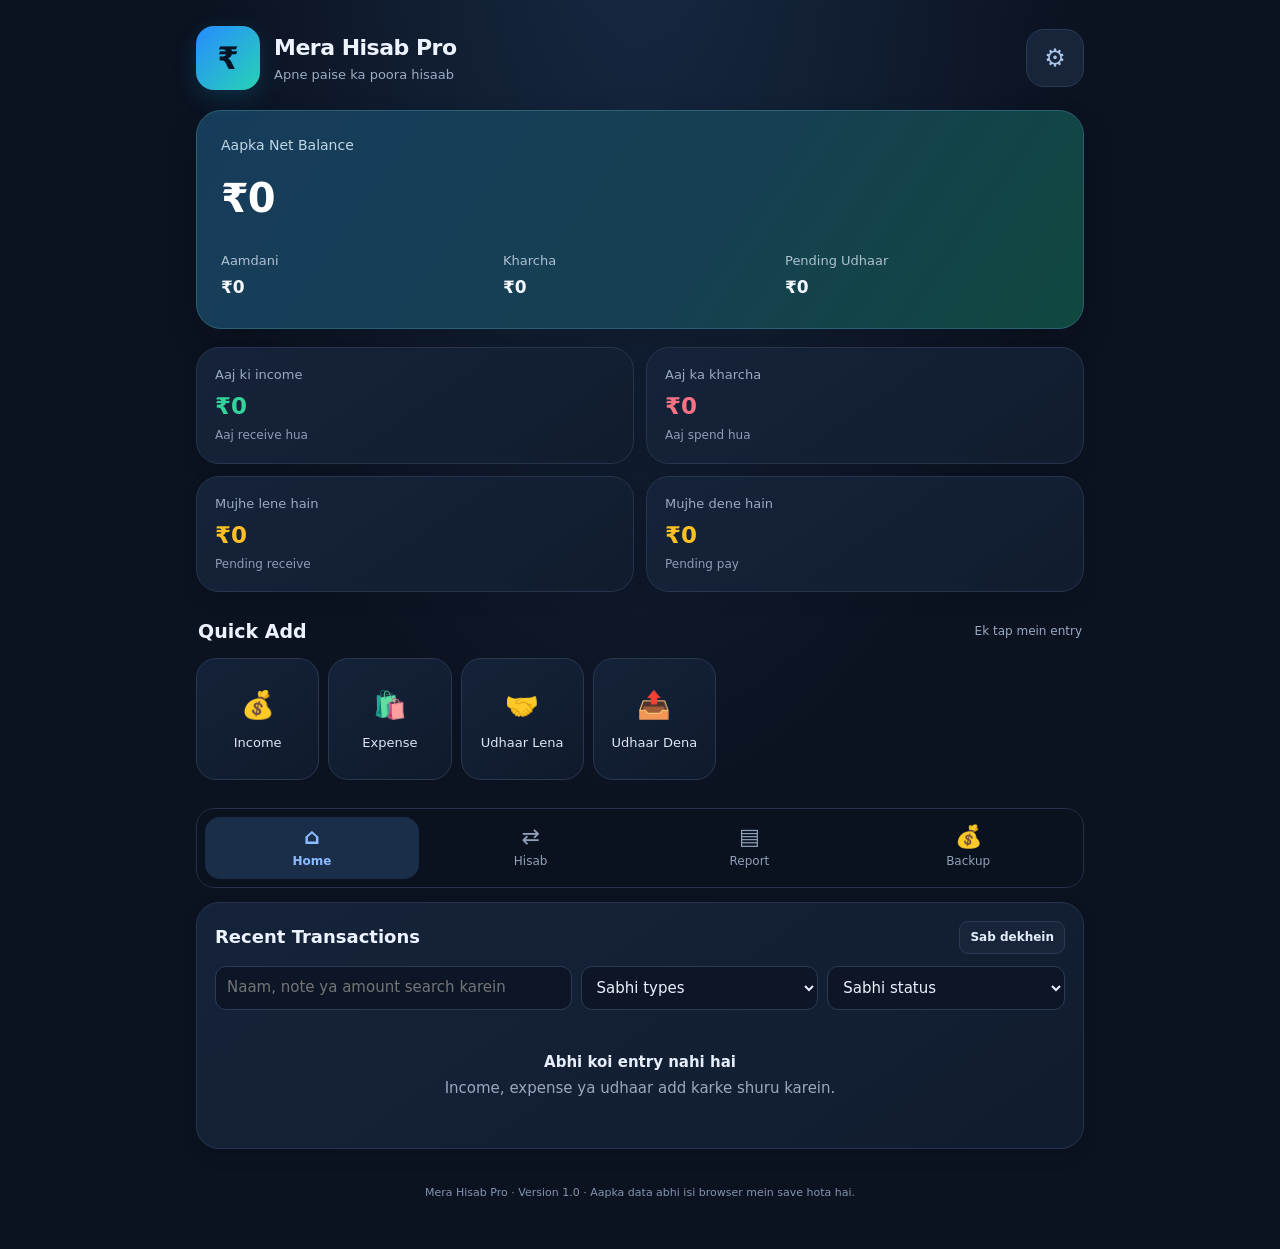
<file: index.html>
<!doctype html>
<html lang="hi">
<head>
<meta charset="utf-8"><meta name="viewport" content="width=device-width, initial-scale=1">
<meta name="theme-color" content="#0b1220"><title>Mera Hisab Pro</title>
<style>
:root{--bg:#f3f6f8;--card:#fff;--ink:#14212b;--muted:#64748b;--line:#e2e8f0;--brand:#0f766e;--brand2:#115e59;--red:#dc2626;--green:#15803d;--amber:#b45309}
*{box-sizing:border-box}body{margin:0;background:var(--bg);color:var(--ink);font:15px/1.45 system-ui,-apple-system,Segoe UI,Roboto,Arial,sans-serif}button,input,select,textarea{font:inherit}button{cursor:pointer}.app{max-width:1080px;margin:auto;padding:16px}.top{display:flex;align-items:center;justify-content:space-between;gap:12px;margin:6px 0 18px}.brand{display:flex;gap:11px;align-items:center}.logo{width:44px;height:44px;border-radius:14px;background:var(--brand);color:white;display:grid;place-items:center;font-size:23px;font-weight:800}.brand h1{font-size:21px;margin:0}.brand p{margin:2px 0 0;color:var(--muted);font-size:12px}.pill{font-size:12px;border:1px solid var(--line);background:white;padding:7px 10px;border-radius:999px;color:var(--muted)}.hero{background:linear-gradient(125deg,#115e59,#0f766e 55%,#14b8a6);color:white;border-radius:22px;padding:22px;margin-bottom:16px;box-shadow:0 10px 24px #0f766e20}.hero small{opacity:.85}.hero .total{font-size:32px;font-weight:800;margin:4px 0 14px;letter-spacing:-.7px}.hero-grid{display:grid;grid-template-columns:repeat(3,1fr);gap:10px}.hero-stat{background:#ffffff19;border:1px solid #ffffff26;border-radius:14px;padding:11px}.hero-stat span{font-size:12px;opacity:.88;display:block}.hero-stat b{display:block;font-size:16px;margin-top:4px}.grid{display:grid;grid-template-columns:repeat(4,1fr);gap:12px;margin-bottom:16px}.stat,.panel{background:var(--card);border:1px solid var(--line);border-radius:18px;padding:16px}.stat .label{color:var(--muted);font-size:12px}.stat .value{font-size:21px;font-weight:750;margin-top:5px;overflow-wrap:anywhere}.stat .sub{font-size:12px;color:var(--muted);margin-top:4px}.income{color:var(--green)}.expense{color:var(--red)}.due{color:var(--amber)}.actions{display:flex;flex-wrap:wrap;gap:8px;margin:0 0 16px}.btn{border:0;border-radius:12px;padding:11px 14px;font-weight:650;background:var(--brand);color:white}.btn:hover{background:var(--brand2)}.btn.secondary{background:#e6f4f1;color:#115e59}.btn.light{background:white;color:var(--ink);border:1px solid var(--line)}.btn.danger{background:#fee2e2;color:#991b1b}.btn.small{padding:7px 10px;font-size:12px;border-radius:9px}.section-title{display:flex;justify-content:space-between;align-items:center;gap:10px;margin:0 0 12px}.section-title h2{font-size:17px;margin:0}.tabs{display:flex;gap:6px;overflow:auto;margin-bottom:14px;padding-bottom:2px}.tab{white-space:nowrap;border:1px solid var(--line);background:white;color:var(--muted);border-radius:999px;padding:8px 13px}.tab.active{background:#d9f3ee;color:#115e59;border-color:#a7e1d6;font-weight:700}.filters{display:grid;grid-template-columns:1.5fr 1fr 1fr;gap:9px;margin-bottom:12px}.field{display:flex;flex-direction:column;gap:5px;margin-bottom:12px}.field label{font-size:12px;color:var(--muted);font-weight:650}.field input,.field select,.field textarea,.filters input,.filters select{width:100%;min-width:0;border:1px solid #cbd5e1;border-radius:11px;padding:10px 11px;background:white;color:var(--ink);outline:none}.field input:focus,.field select:focus,.field textarea:focus,.filters input:focus,.filters select:focus{border-color:var(--brand);box-shadow:0 0 0 3px #0f766e18}.form-grid{display:grid;grid-template-columns:1fr 1fr;gap:0 12px}.full{grid-column:1/-1}.list{display:flex;flex-direction:column;gap:9px}.tx{display:flex;align-items:center;gap:12px;padding:13px;border:1px solid var(--line);border-radius:14px;background:white}.tx-icon{width:42px;height:42px;border-radius:13px;display:grid;place-items:center;background:#e6f4f1;font-size:20px;flex-shrink:0}.tx-main{min-width:0;flex:1}.tx-title{font-weight:700;overflow-wrap:anywhere}.tx-meta{font-size:12px;color:var(--muted);margin-top:3px;overflow-wrap:anywhere}.tx-right{text-align:right;flex-shrink:0}.tx-amount{font-weight:800;font-size:15px}.badge{display:inline-block;font-size:11px;padding:3px 7px;border-radius:999px;margin-top:4px}.badge.pending{background:#fef3c7;color:#92400e}.badge.paid{background:#dcfce7;color:#166534}.empty{text-align:center;padding:30px 12px;color:var(--muted)}.empty b{display:block;color:var(--ink);margin-bottom:5px}.bottom-actions{display:flex;gap:6px;flex-wrap:wrap;justify-content:flex-end;margin-top:8px}.muted{color:var(--muted)}.customer-list{display:grid;grid-template-columns:repeat(2,1fr);gap:10px}.customer{border:1px solid var(--line);border-radius:14px;padding:14px;background:white}.customer h3{margin:0 0 4px;font-size:15px}.customer .amount{font-size:18px;font-weight:800}.notice{background:#fff7ed;border:1px solid #fed7aa;color:#9a3412;padding:12px;border-radius:12px;font-size:13px;margin-bottom:14px}.foot{text-align:center;color:var(--muted);font-size:11px;padding:20px 8px}.modal{position:fixed;inset:0;background:#0f172a88;display:none;align-items:flex-end;justify-content:center;padding:0;z-index:10}.modal.show{display:flex}.modal-box{width:min(620px,100%);max-height:92vh;overflow:auto;background:white;border-radius:22px 22px 0 0;padding:20px 18px 26px;box-shadow:0 -10px 40px #0002}.modal-head{display:flex;align-items:center;justify-content:space-between;margin-bottom:16px}.modal-head h2{font-size:19px;margin:0}.close{border:0;background:#f1f5f9;border-radius:50%;width:36px;height:36px;font-size:20px}.hide{display:none!important}.toast{position:fixed;left:50%;bottom:20px;transform:translateX(-50%);background:#14212b;color:white;border-radius:12px;padding:11px 16px;z-index:30;display:none;max-width:90%;box-shadow:0 8px 25px #0003}.toast.show{display:block}.backup-row{display:flex;flex-wrap:wrap;gap:8px}.summary-row{display:flex;justify-content:space-between;gap:10px;padding:10px 0;border-bottom:1px solid var(--line)}@media(min-width:700px){.modal{align-items:center;padding:18px}.modal-box{border-radius:22px;padding:22px}.app{padding:24px}.hero{padding:26px}.tx{padding:14px}}@media(max-width:650px){.grid{grid-template-columns:repeat(2,1fr);gap:9px}.stat{padding:13px}.stat .value{font-size:19px}.hero-grid{grid-template-columns:1fr 1fr}.hero-grid .hero-stat:last-child{grid-column:1/-1}.filters{grid-template-columns:1fr 1fr}.filters input{grid-column:1/-1}.customer-list{grid-template-columns:1fr}.top{align-items:flex-start}.pill{max-width:130px;text-align:center}.tx{align-items:flex-start}.tx-icon{width:36px;height:36px}.tx-right{max-width:115px}.tx-amount{font-size:14px}}@media print{body{background:white}.actions,.tabs,.filters,.bottom-actions,.pill,.foot,.btn{display:none!important}.app{max-width:none;padding:0}.panel,.stat,.hero{box-shadow:none;break-inside:avoid}}

/* Premium dark dashboard inspired by the requested reference */
:root{--bg:#0b1220;--card:#111d31;--ink:#edf4ff;--muted:#94a3b8;--line:#24324a;--brand:#2488ff;--brand2:#1268c7;--red:#fb7185;--green:#34d399;--amber:#fbbf24}
body{background:radial-gradient(ellipse at 50% -10%,#172943 0,#0b1220 50%);color:var(--ink);padding-bottom:94px}
.app{max-width:560px;padding:18px 16px 28px}
.top{margin:8px 0 20px;align-items:center}.brand{gap:14px}.logo{width:64px;height:64px;border-radius:18px;background:linear-gradient(135deg,#278cff,#27d3b5);color:#071322;font-size:31px;box-shadow:0 8px 24px #159bd733}.brand h1{font-size:22px;font-weight:800;letter-spacing:-.5px}.brand p{font-size:13px;color:#9aabc4}.settings-btn{width:58px;height:58px;border:1px solid #293a56;background:#17243a;color:#a9c4e9;border-radius:18px;font-size:24px}
.pill{background:#152238;border-color:#2a3b56;color:#a7b6ca}.hero{background:linear-gradient(125deg,#173c5b,#164052 58%,#10483f);border:1px solid #2b6072;border-radius:25px;padding:24px;margin-bottom:18px;box-shadow:0 15px 34px #0002}.hero small{font-size:14px;color:#c0d8e8;opacity:1}.hero .total{font-size:40px;margin:12px 0 20px;letter-spacing:-1px}.hero-grid{gap:8px}.hero-stat{background:transparent;border:0;padding:5px 0}.hero-stat span{font-size:13px;color:#c2d3e3}.hero-stat b{font-size:17px;color:#f5f8ff}
.grid{grid-template-columns:repeat(2,minmax(0,1fr));gap:12px;margin-bottom:26px}.stat,.panel{background:linear-gradient(145deg,#15233a,#111c2e);border:1px solid #26354d;border-radius:23px;box-shadow:0 8px 20px #0001}.stat{padding:18px}.stat .label{font-size:13px;color:#9aaac1}.stat .value{font-size:23px}.stat .sub{font-size:12px;color:#8e9db3}.income{color:#34d399}.expense{color:#fb7185}.due{color:#fbbf24}
.quick-head{display:flex;align-items:center;justify-content:space-between;margin:0 2px 12px}.quick-head h2{font-size:19px;margin:0}.quick-head span{font-size:12px;color:#9aaac1}.actions.quick-actions{display:grid;grid-template-columns:repeat(4,minmax(0,1fr));gap:9px;margin-bottom:28px}.quick-btn{min-width:0;min-height:122px;border:1px solid #293850;border-radius:20px;background:linear-gradient(145deg,#142239,#101a2c);color:#dce6f6;display:flex;flex-direction:column;align-items:center;justify-content:center;gap:10px;padding:12px 5px;font-size:13px}.quick-btn span{font-size:27px}.quick-btn:active{transform:scale(.98);border-color:#3d77ad}
.tabs{position:fixed;z-index:8;left:0;right:0;bottom:0;margin:0;padding:10px max(12px,env(safe-area-inset-left)) calc(10px + env(safe-area-inset-bottom));background:#0b1220f5;border-top:1px solid #253149;display:grid;grid-template-columns:repeat(4,1fr);gap:5px;backdrop-filter:blur(14px)}.tab{border:0;background:transparent;color:#91a1b9;border-radius:15px;padding:8px 3px;font-size:12px;display:flex;flex-direction:column;align-items:center;gap:4px}.tab span{font-size:22px;line-height:1.1}.tab.active{background:#1a2d49;color:#8dbbff;border:0;font-weight:700}
.panel{padding:18px;margin-bottom:16px}.section-title h2{font-size:18px}.btn{background:#1e7de0;color:white}.btn:hover{background:#1768bd}.btn.secondary{background:#153e47;color:#83e4d3}.btn.light{background:#17243a;color:#e4edfb;border-color:#2c3b55}.filters input,.filters select,.field input,.field select,.field textarea{background:#0c1627;color:#eaf1fc;border-color:#2b3b55}.field label{color:#a7b7ce}.tx{background:#142239;border-color:#293850}.tx-icon{background:#1d334b}.tx-meta{color:#9baec6}.badge.pending{background:#493a20;color:#fbd38d}.badge.paid{background:#123d33;color:#7ce9bf}.empty{color:#99a9c0}.empty b{color:#e6eefb}.customer{background:#142239;border-color:#293850}.modal-box{background:#111d31;color:#edf4ff}.close{background:#24334a;color:#f1f5f9}.notice{background:#38291c;border-color:#62442b;color:#f9c995}.summary-row{border-color:#293850}.foot{color:#8496b1}.toast{background:#e4edfb;color:#0b1220}
@media(max-width:390px){.app{padding-left:12px;padding-right:12px}.brand h1{font-size:19px}.logo{width:56px;height:56px}.hero{padding:20px}.hero .total{font-size:36px}.stat{padding:14px}.stat .value{font-size:20px}.actions.quick-actions{gap:6px}.quick-btn{font-size:11px;min-height:112px}.quick-btn span{font-size:24px}}
@media(min-width:700px){body{padding-bottom:0}.app{max-width:920px}.tabs{position:static;border:1px solid #253149;border-radius:18px;margin-bottom:14px;padding:8px;display:flex}.tab{flex:1}.actions.quick-actions{max-width:520px}}
@media print{body{background:white;color:black;padding-bottom:0}.tabs{display:none!important}.stat,.panel,.tx,.customer{background:white;color:black}}

</style>
</head>
<body>
<div class="app">
<header class="top"><div class="brand"><div class="logo">₹</div><div><h1>Mera Hisab Pro</h1><p>Apne paise ka poora hisaab</p></div></div><button class="settings-btn" onclick="setTab('backup')" aria-label="Settings">⚙</button><span class="hide" id="todayPill">Aaj ka hisaab</span></header>
<section class="hero"><small>Aapka Net Balance</small><div class="total" id="balance">₹0.00</div><div class="hero-grid"><div class="hero-stat"><span>Aamdani</span><b id="heroIncome">₹0.00</b></div><div class="hero-stat"><span>Kharcha</span><b id="heroExpense">₹0.00</b></div><div class="hero-stat"><span>Pending Udhaar</span><b id="heroDue">₹0.00</b></div></div></section>
<section class="grid">
<div class="stat"><div class="label">Aaj ki income</div><div class="value income" id="todayIncome">₹0</div><div class="sub">Aaj receive hua</div></div>
<div class="stat"><div class="label">Aaj ka kharcha</div><div class="value expense" id="todayExpense">₹0</div><div class="sub">Aaj spend hua</div></div>
<div class="stat"><div class="label">Mujhe lene hain</div><div class="value due" id="receivable">₹0</div><div class="sub">Pending receive</div></div>
<div class="stat"><div class="label">Mujhe dene hain</div><div class="value due" id="payable">₹0</div><div class="sub">Pending pay</div></div>
</section>
<div class="quick-head"><h2>Quick Add</h2><span>Ek tap mein entry</span></div><div class="actions quick-actions"><button class="quick-btn" onclick="openForm('income')"><span>💰</span>Income</button><button class="quick-btn" onclick="openForm('expense')"><span>🛍️</span>Expense</button><button class="quick-btn" onclick="openForm('receive')"><span>🤝</span>Udhaar Lena</button><button class="quick-btn" onclick="openForm('pay')"><span>📤</span>Udhaar Dena</button></div>
<div class="tabs"><button class="tab active" data-tab="transactions" onclick="setTab('transactions')"><span>⌂</span>Home</button><button class="tab" data-tab="customers" onclick="setTab('customers')"><span>⇄</span>Hisab</button><button class="tab" data-tab="reports" onclick="setTab('reports')"><span>▤</span>Report</button><button class="tab" data-tab="backup" onclick="setTab('backup')"><span>💰</span>Backup</button></div>
<section id="transactionsView" class="panel"><div class="section-title"><h2>Recent Transactions</h2><button class="btn small light" onclick="openForm('income')">Sab dekhein</button></div><div class="filters"><input id="search" placeholder="Naam, note ya amount search karein" oninput="renderTransactions()"><select id="typeFilter" onchange="renderTransactions()"><option value="all">Sabhi types</option><option value="income">Income</option><option value="expense">Expense</option><option value="receive">Udhaar lena</option><option value="pay">Udhaar dena</option></select><select id="statusFilter" onchange="renderTransactions()"><option value="all">Sabhi status</option><option value="pending">Pending</option><option value="paid">Paid</option></select></div><div id="txList" class="list"></div></section>
<section id="customersView" class="panel hide"><div class="section-title"><h2>Customer-wise hisaab</h2><button class="btn small" onclick="openForm('receive')">＋ Entry</button></div><p class="muted" style="font-size:13px;margin-top:0">Customer ke naam par tap karke uska poora hisaab dekhein.</p><div id="customerList" class="customer-list"></div></section>
<section id="reportsView" class="panel hide"><div class="section-title"><h2>Reports</h2><button class="btn small light" onclick="if(window.AndroidApp){window.AndroidApp.printPage()}else{window.print()}">Print / PDF</button></div><div id="reportContent"></div></section>
<section id="backupView" class="panel hide"><div class="section-title"><h2>Backup & restore</h2></div><div class="notice">Abhi data isi device par save hota hai. Phone/browser ka data clear karne se pehle backup download kar lein. Google cloud sync abhi connected nahi hai.</div><div class="backup-row"><button class="btn" onclick="exportJSON()">Download backup (JSON)</button><button class="btn secondary" onclick="exportCSV()">Export Excel/CSV</button><button class="btn light" onclick="document.getElementById('restoreFile').click()">Restore backup</button><input id="restoreFile" class="hide" type="file" accept=".json,application/json" onchange="restoreJSON(event)"></div><div class="summary-row"><span>Saved entries</span><b id="entryCount">0</b></div><div class="summary-row"><span>Storage</span><b>Is device par</b></div></section>
<div class="foot">Mera Hisab Pro · Version 1.0 · Aapka data abhi isi browser mein save hota hai.</div>
</div>
<div id="modal" class="modal" onclick="if(event.target===this)closeForm()"><div class="modal-box"><div class="modal-head"><h2 id="formTitle">New entry</h2><button class="close" onclick="closeForm()">×</button></div><form id="entryForm" onsubmit="saveEntry(event)"><input type="hidden" id="entryId"><div class="field"><label>Entry type</label><select id="fType" required onchange="updateFormLabels()"><option value="income">Income</option><option value="expense">Expense</option><option value="receive">Udhaar lena (mujhe milna hai)</option><option value="pay">Udhaar dena (mujhe dena hai)</option></select></div><div class="form-grid"><div class="field"><label id="nameLabel">Naam / customer</label><input id="fName" placeholder="Jaise: Rahul" maxlength="100"></div><div class="field"><label>Amount (₹)</label><input id="fAmount" type="number" min="0.01" step="0.01" placeholder="0.00" required></div><div class="field"><label>Date</label><input id="fDate" type="date" required></div><div class="field" id="dueWrap"><label>Due date (optional)</label><input id="fDue" type="date"></div><div class="field full"><label>Note / details</label><textarea id="fNote" rows="2" placeholder="Kis cheez ka hisaab?" maxlength="500"></textarea></div><div class="field full" id="statusWrap"><label>Payment status</label><select id="fStatus"><option value="pending">Pending</option><option value="paid">Paid / Complete</option></select></div></div><div class="actions" style="margin-top:6px;margin-bottom:0"><button class="btn" type="submit">Save entry</button><button class="btn light" type="button" onclick="closeForm()">Cancel</button></div></form></div></div>
<div id="detailModal" class="modal" onclick="if(event.target===this)closeDetail()"><div class="modal-box"><div class="modal-head"><h2 id="detailTitle">Customer</h2><button class="close" onclick="closeDetail()">×</button></div><div id="detailContent"></div></div></div><div id="toast" class="toast"></div>
<script>
const KEY='meraHisabPro_v2';let entries=[];let currentTab='transactions';let toastTimer;
const $=id=>document.getElementById(id);const today=()=>{let d=new Date();return `${d.getFullYear()}-${String(d.getMonth()+1).padStart(2,'0')}-${String(d.getDate()).padStart(2,'0')}`};
const money=n=>'₹'+Number(n||0).toLocaleString('en-IN',{minimumFractionDigits:0,maximumFractionDigits:2});
const esc=s=>String(s??'').replace(/[&<>"']/g,c=>({'&':'&amp;','<':'&lt;','>':'&gt;','"':'&quot;',"'":'&#39;'}[c]));
const dateFmt=s=>s?new Date(s+'T12:00:00').toLocaleDateString('en-IN',{day:'2-digit',month:'short',year:'numeric'}):'—';
function load(){try{entries=JSON.parse(localStorage.getItem(KEY)||'[]');if(!Array.isArray(entries))entries=[]}catch{entries=[]} $('todayPill').textContent=dateFmt(today());renderAll()}
function persist(){localStorage.setItem(KEY,JSON.stringify(entries));renderAll()}
function sum(arr,fn){return arr.reduce((a,x)=>a+fn(x),0)}
function renderAll(){const inc=sum(entries.filter(e=>e.type==='income'),e=>+e.amount),exp=sum(entries.filter(e=>e.type==='expense'),e=>+e.amount),rec=sum(entries.filter(e=>e.type==='receive'&&e.status!=='paid'),e=>+e.amount),pay=sum(entries.filter(e=>e.type==='pay'&&e.status!=='paid'),e=>+e.amount),t=today();$('balance').textContent=money(inc-exp);$('heroIncome').textContent=money(inc);$('heroExpense').textContent=money(exp);$('heroDue').textContent=money(rec+pay);$('todayIncome').textContent=money(sum(entries.filter(e=>e.type==='income'&&e.date===t),e=>+e.amount));$('todayExpense').textContent=money(sum(entries.filter(e=>e.type==='expense'&&e.date===t),e=>+e.amount));$('receivable').textContent=money(rec);$('payable').textContent=money(pay);$('entryCount').textContent=entries.length;renderTransactions();renderCustomers();renderReports()}
function typeLabel(t){return {income:'Income',expense:'Expense',receive:'Udhaar lena',pay:'Udhaar dena'}[t]||t}
function iconFor(t){return {income:'↙',expense:'↗',receive:'🤝',pay:'₹'}[t]||'₹'}
function renderTransactions(){let q=($('search').value||'').toLowerCase().trim(),tf=$('typeFilter').value,sf=$('statusFilter').value;let arr=[...entries].filter(e=>(tf==='all'||e.type===tf)&&(sf==='all'||(e.status||'paid')===sf)&&(!q||[e.name,e.note,e.amount,typeLabel(e.type)].join(' ').toLowerCase().includes(q))).sort((a,b)=>(b.date||'').localeCompare(a.date||'')||(b.createdAt||0)-(a.createdAt||0));$('txList').innerHTML=arr.length?arr.map(e=>`<div class="tx"><div class="tx-icon">${iconFor(e.type)}</div><div class="tx-main"><div class="tx-title">${esc(e.name||typeLabel(e.type))}</div><div class="tx-meta">${esc(typeLabel(e.type))} · ${dateFmt(e.date)}${e.note?' · '+esc(e.note):''}${e.dueDate?'<br>Due: '+dateFmt(e.dueDate):''}</div>${['receive','pay'].includes(e.type)?`<span class="badge ${e.status==='paid'?'paid':'pending'}">${e.status==='paid'?'Paid / Complete':'Pending'}</span>`:''}</div><div class="tx-right"><div class="tx-amount ${e.type==='income'?'income':e.type==='expense'?'expense':''}">${e.type==='expense'||e.type==='pay'?'−':'+'}${money(e.amount)}</div><div class="bottom-actions">${['receive','pay'].includes(e.type)&&e.status!=='paid'?`<button class="btn small secondary" onclick="markPaid('${e.id}')">Complete</button>`:''}<button class="btn small light" onclick="editEntry('${e.id}')">Edit</button><button class="btn small light" onclick="deleteEntry('${e.id}')">×</button></div></div></div>`).join(''):'<div class="empty"><b>Abhi koi entry nahi hai</b>Income, expense ya udhaar add karke shuru karein.</div>'}
function setTab(tab){currentTab=tab;document.querySelectorAll('.tab').forEach(b=>b.classList.toggle('active',b.dataset.tab===tab));['transactions','customers','reports','backup'].forEach(x=>$(x+'View').classList.toggle('hide',x!==tab))}
function openForm(type='income'){ $('entryForm').reset();$('entryId').value='';$('fType').value=type;$('fDate').value=today();$('fDue').value='';$('fStatus').value=['receive','pay'].includes(type)?'pending':'paid';$('formTitle').textContent='New '+typeLabel(type);updateFormLabels();$('modal').classList.add('show')}
function closeForm(){$('modal').classList.remove('show')}
function updateFormLabels(){let t=$('fType').value; $('nameLabel').textContent=['receive','pay'].includes(t)?'Customer / person ka naam':'Naam / category (optional)';$('fName').placeholder=['receive','pay'].includes(t)?'Jaise: Rahul Sharma':'Jaise: Salary, Kirana';$('statusWrap').classList.toggle('hide',!['receive','pay'].includes(t));$('dueWrap').classList.toggle('hide',!['receive','pay'].includes(t))}
function saveEntry(ev){ev.preventDefault();let id=$('entryId').value;let old=entries.find(e=>e.id===id);let e={id:id||String(Date.now())+Math.random().toString(16).slice(2,6),type:$('fType').value,name:$('fName').value.trim(),amount:Number($('fAmount').value),date:$('fDate').value,dueDate:$('fDue').value,note:$('fNote').value.trim(),status:['receive','pay'].includes($('fType').value)?$('fStatus').value:'paid',createdAt:old?.createdAt||Date.now()};if(!e.amount||e.amount<=0){showToast('Amount sahi enter karein');return}if(old)entries=entries.map(x=>x.id===id?e:x);else entries.push(e);persist();closeForm();showToast(old?'Entry update ho gayi':'Entry save ho gayi')}
function editEntry(id){let e=entries.find(x=>x.id===id);if(!e)return;openForm(e.type);$('entryId').value=e.id;$('fType').value=e.type;$('fName').value=e.name||'';$('fAmount').value=e.amount;$('fDate').value=e.date||today();$('fDue').value=e.dueDate||'';$('fNote').value=e.note||'';$('fStatus').value=e.status||'paid';$('formTitle').textContent='Edit entry';updateFormLabels()}
function deleteEntry(id){if(!confirm('Is entry ko delete karna hai?'))return;entries=entries.filter(e=>e.id!==id);persist();showToast('Entry delete ho gayi')}
function markPaid(id){let e=entries.find(x=>x.id===id);if(!e)return;e.status='paid';persist();showToast('Payment complete mark ho gaya')}
function renderCustomers(){let names=[...new Set(entries.filter(e=>['receive','pay'].includes(e.type)).map(e=>(e.name||'Unknown').trim()))].sort();$('customerList').innerHTML=names.length?names.map(n=>{let es=entries.filter(e=>['receive','pay'].includes(e.type)&&(e.name||'Unknown').trim()===n),r=sum(es.filter(e=>e.type==='receive'&&e.status!=='paid'),e=>+e.amount),p=sum(es.filter(e=>e.type==='pay'&&e.status!=='paid'),e=>+e.amount);return `<div class="customer"><h3>${esc(n)}</h3><div class="muted" style="font-size:12px;margin-bottom:8px">${es.length} entries</div><div class="amount ${r>=p?'due':'income'}">${money(Math.abs(r-p))} <span style="font-size:12px;font-weight:500">${r>=p?'lene hain':'dene hain'}</span></div><div class="bottom-actions"><button class="btn small light" onclick="showCustomer('${encodeURIComponent(n)}')">History dekhein</button></div></div>`}).join(''):'<div class="empty" style="grid-column:1/-1"><b>Abhi customer history nahi hai</b>Udhaar lena/dena add karte waqt naam likhein.</div>'}
function showCustomer(enc){let n=decodeURIComponent(enc),es=entries.filter(e=>(e.name||'Unknown').trim()===n).sort((a,b)=>(b.date||'').localeCompare(a.date||''));$('detailTitle').textContent=n;$('detailContent').innerHTML=`<div class="summary-row"><span>Total entries</span><b>${es.length}</b></div>`+es.map(e=>`<div class="summary-row"><span>${esc(typeLabel(e.type))}<br><small class="muted">${dateFmt(e.date)} · ${esc(e.note||'')}</small></span><b>${money(e.amount)}<br><small class="muted">${['receive','pay'].includes(e.type)?(e.status==='paid'?'Paid':'Pending'):''}</small></b></div>`).join('');$('detailModal').classList.add('show')}
function closeDetail(){$('detailModal').classList.remove('show')}
function renderReports(){let inc=sum(entries.filter(e=>e.type==='income'),e=>+e.amount),exp=sum(entries.filter(e=>e.type==='expense'),e=>+e.amount),r=sum(entries.filter(e=>e.type==='receive'),e=>+e.amount),p=sum(entries.filter(e=>e.type==='pay'),e=>+e.amount),pending=sum(entries.filter(e=>['receive','pay'].includes(e.type)&&e.status!=='paid'),e=>+e.amount);$('reportContent').innerHTML=`<div class="summary-row"><span>Total income</span><b class="income">${money(inc)}</b></div><div class="summary-row"><span>Total expense</span><b class="expense">${money(exp)}</b></div><div class="summary-row"><span>Net balance</span><b>${money(inc-exp)}</b></div><div class="summary-row"><span>Total udhaar lena (all entries)</span><b>${money(r)}</b></div><div class="summary-row"><span>Total udhaar dena (all entries)</span><b>${money(p)}</b></div><div class="summary-row"><span>Pending amount</span><b class="due">${money(pending)}</b></div><div class="summary-row"><span>Total transactions</span><b>${entries.length}</b></div><p class="muted" style="font-size:12px">Yeh totals aapki saved entries par based hain. Udhaar entries ko income/expense mein double-count nahi kiya gaya.</p>`}
function download(name,content,type){if(window.AndroidApp&&typeof window.AndroidApp.exportFile==='function'){window.AndroidApp.exportFile(name,type,content);return}let blob=new Blob([content],{type}),url=URL.createObjectURL(blob),a=document.createElement('a');a.href=url;a.download=name;a.click();setTimeout(()=>URL.revokeObjectURL(url),1000)}
function exportJSON(){download('mera-hisab-backup-'+today()+'.json',JSON.stringify({app:'Mera Hisab Pro',version:2,exportedAt:new Date().toISOString(),entries},null,2),'application/json');showToast('Backup download ho raha hai')}
function csvCell(v){return '"'+String(v??'').replace(/"/g,'""')+'"'}
function exportCSV(){let head=['Date','Type','Name','Amount','Status','Due date','Note'];let rows=entries.map(e=>[e.date,typeLabel(e.type),e.name,e.amount,e.status,e.dueDate,e.note]);download('mera-hisab-'+today()+'.csv',[head,...rows].map(r=>r.map(csvCell).join(',')).join('\r\n'),'text/csv;charset=utf-8');showToast('CSV export ho raha hai')}
function restoreJSON(ev){let f=ev.target.files[0];if(!f)return;let reader=new FileReader();reader.onload=()=>{try{let parsed=JSON.parse(reader.result),arr=Array.isArray(parsed)?parsed:parsed.entries;if(!Array.isArray(arr))throw Error('invalid');if(!confirm('Restore karne par current entries replace ho jayengi. Pehle current backup download karna chahenge? Continue?'))return;entries=arr.filter(e=>e&&e.id&&e.type&&Number(e.amount)>0);persist();showToast('Backup restore ho gaya')}catch{showToast('Yeh valid Mera Hisab JSON backup nahi hai')}finally{$('restoreFile').value=''}};reader.readAsText(f)}
function showToast(msg){let t=$('toast');t.textContent=msg;t.classList.add('show');clearTimeout(toastTimer);toastTimer=setTimeout(()=>t.classList.remove('show'),2600)}
load();
</script>
</body></html>
</file>
